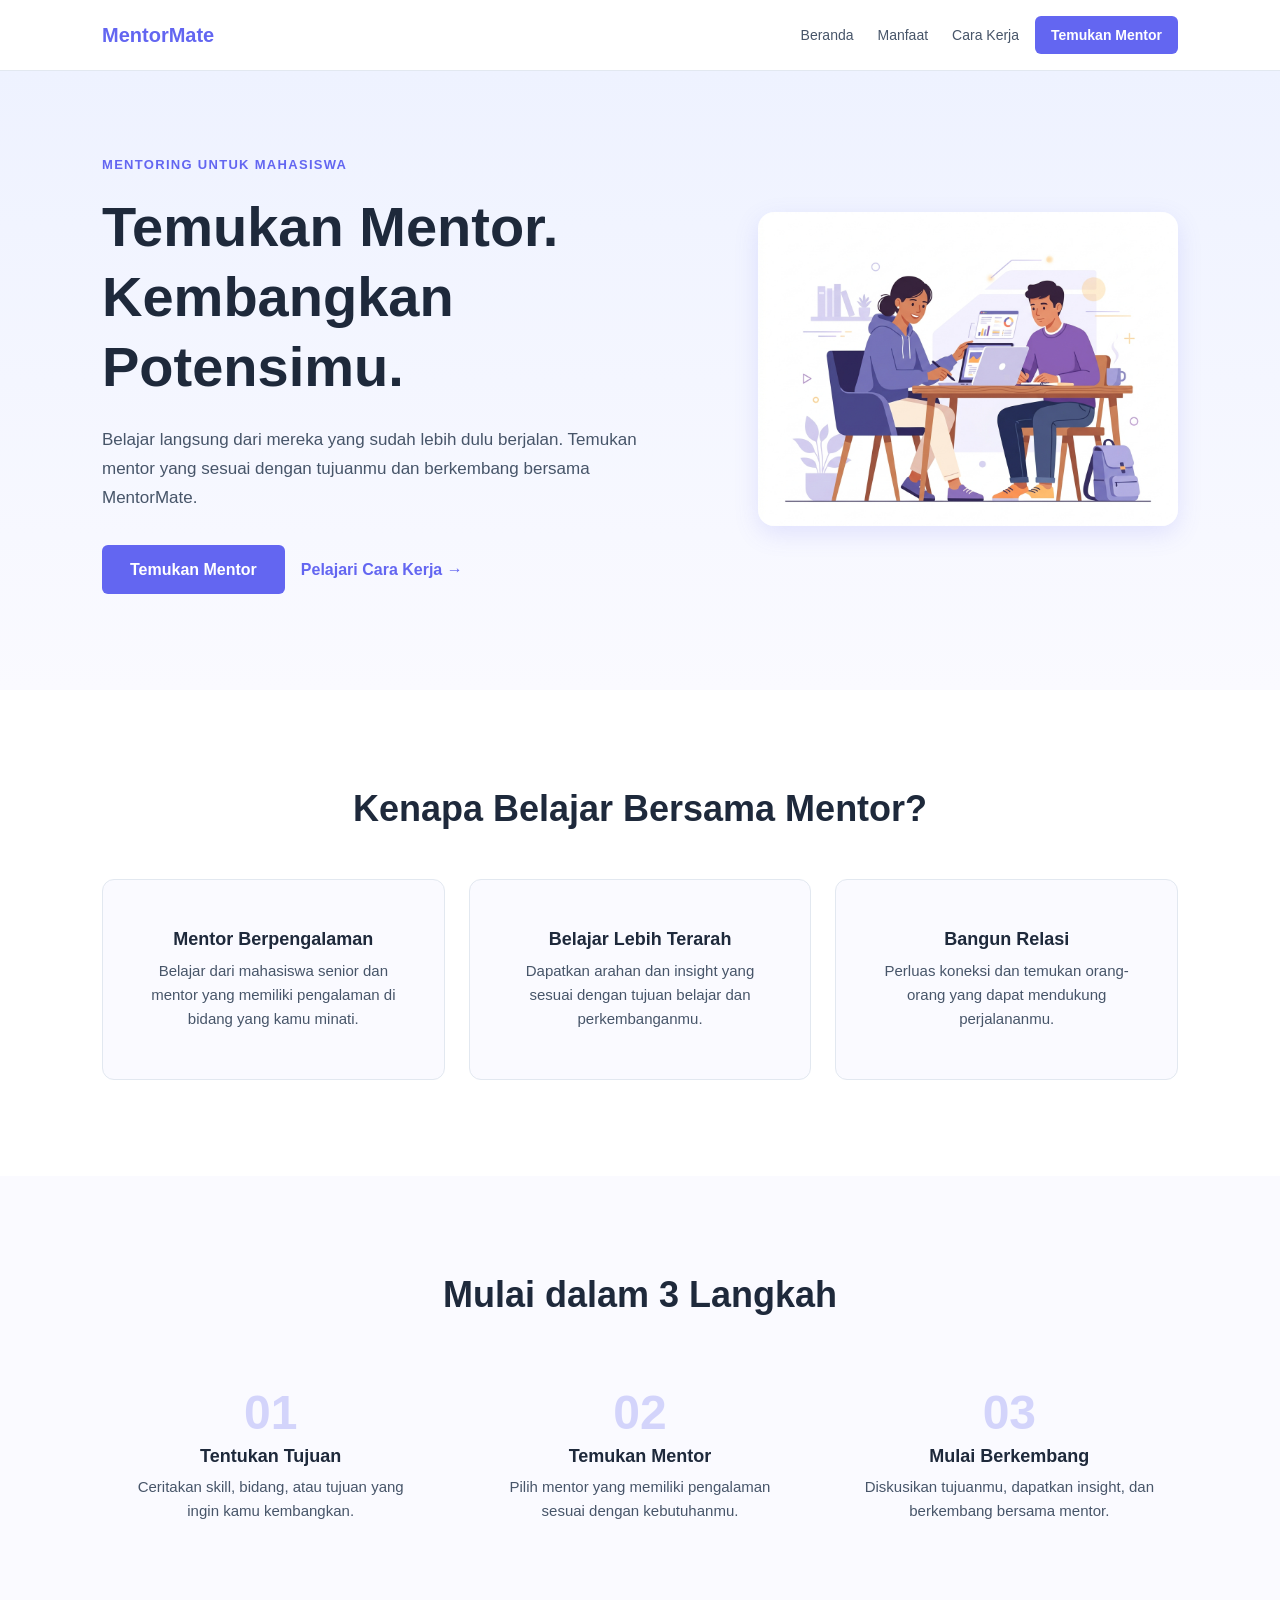
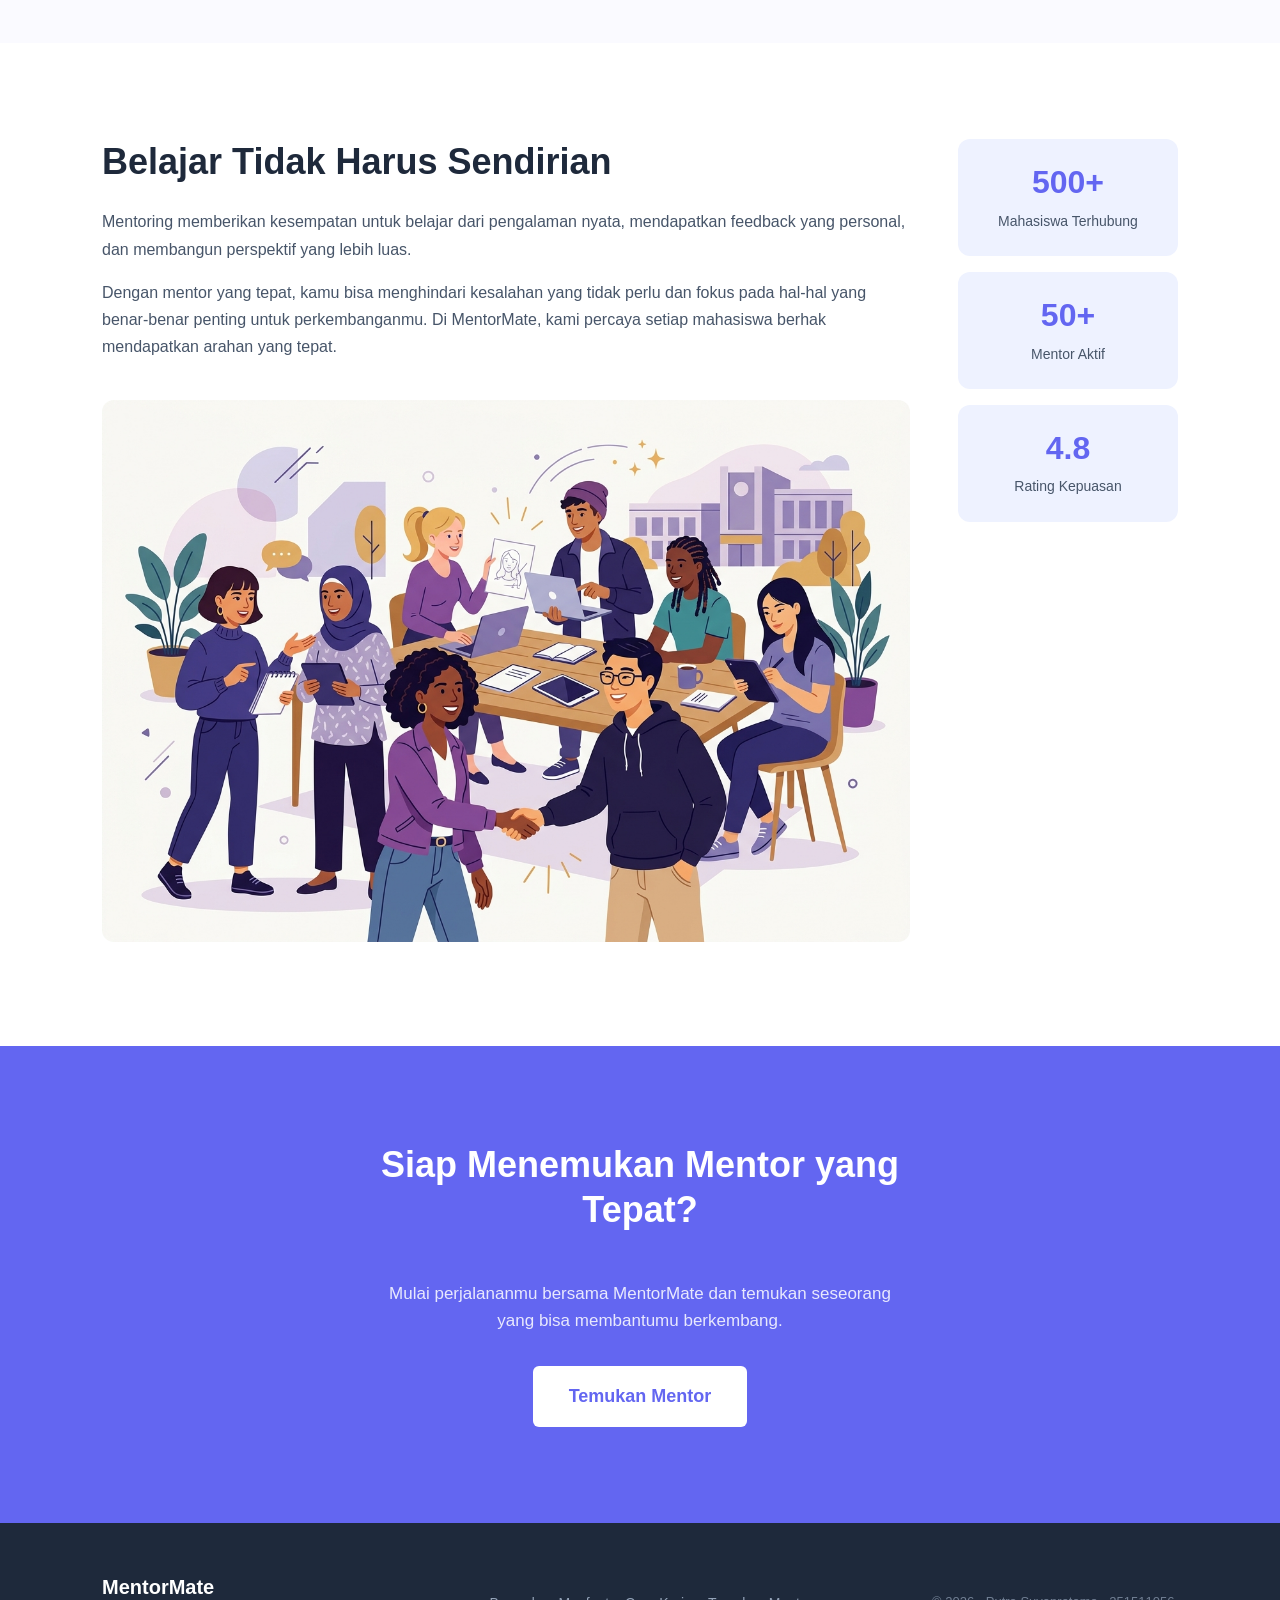
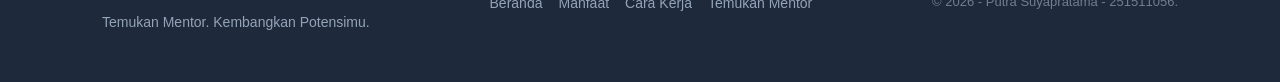
<file: docs/index.html>
<!DOCTYPE html>
<html lang="id">
<head>
    <meta charset="UTF-8">
    <meta name="viewport" content="width=device-width, initial-scale=1.0">
    <meta name="description" content="MentorMate — Program mentoring mahasiswa. Temukan mentor yang sesuai dengan kebutuhanmu untuk pengembangan akademik, skill, dan karier.">
    <title>MentorMate — Temukan Mentor. Kembangkan Potensimu.</title>
    <link rel="stylesheet" href="css/style.css">
</head>
<body>

    <header class="header">
        <nav class="container nav" aria-label="Navigasi utama">
            <a href="#home" class="nav-logo">MentorMate</a>
            <ul class="nav-links">
                <li><a href="#home" class="nav-link">Beranda</a></li>
                <li><a href="#benefits" class="nav-link">Manfaat</a></li>
                <li><a href="#how-it-works" class="nav-link">Cara Kerja</a></li>
                <li><a href="#cta" class="nav-cta">Temukan Mentor</a></li>
            </ul>
        </nav>
    </header>

    <main>

        <section id="home" class="hero">
            <div class="container hero-inner">
                <div class="hero-text">
                    <span class="eyebrow">MENTORING UNTUK MAHASISWA</span>
                    <h1>Temukan Mentor.<br>Kembangkan Potensimu.</h1>
                    <p class="hero-desc">Belajar langsung dari mereka yang sudah lebih dulu berjalan. Temukan mentor yang sesuai dengan tujuanmu dan berkembang bersama MentorMate.</p>
                    <div class="hero-actions">
                        <a href="#cta" class="btn btn-primary">Temukan Mentor</a>
                        <a href="#how-it-works" class="link-arrow">Pelajari Cara Kerja &rarr;</a>
                    </div>
                </div>
                <div class="hero-visual">
                    <img src="assets/hero-mentoring.jpg" alt="Ilustrasi mentor dan mahasiswa belajar bersama di depan laptop" class="hero-img">
                </div>
            </div>
        </section>

        <section id="benefits" class="section benefits">
            <div class="container">
                <h2 class="section-title">Kenapa Belajar Bersama Mentor?</h2>
                <div class="benefits-cards">
                    <article class="card">
                        <h3 class="card-title">Mentor Berpengalaman</h3>
                        <p class="card-desc">Belajar dari mahasiswa senior dan mentor yang memiliki pengalaman di bidang yang kamu minati.</p>
                    </article>
                    <article class="card">
                        <h3 class="card-title">Belajar Lebih Terarah</h3>
                        <p class="card-desc">Dapatkan arahan dan insight yang sesuai dengan tujuan belajar dan perkembanganmu.</p>
                    </article>
                    <article class="card">
                        <h3 class="card-title">Bangun Relasi</h3>
                        <p class="card-desc">Perluas koneksi dan temukan orang-orang yang dapat mendukung perjalananmu.</p>
                    </article>
                </div>
            </div>
        </section>

        <section id="how-it-works" class="section how-it-works">
            <div class="container">
                <h2 class="section-title">Mulai dalam 3 Langkah</h2>
                <div class="steps">
                    <div class="step">
                        <span class="step-number" aria-hidden="true">01</span>
                        <h3 class="step-title">Tentukan Tujuan</h3>
                        <p class="step-desc">Ceritakan skill, bidang, atau tujuan yang ingin kamu kembangkan.</p>
                    </div>
                    <div class="step">
                        <span class="step-number" aria-hidden="true">02</span>
                        <h3 class="step-title">Temukan Mentor</h3>
                        <p class="step-desc">Pilih mentor yang memiliki pengalaman sesuai dengan kebutuhanmu.</p>
                    </div>
                    <div class="step">
                        <span class="step-number" aria-hidden="true">03</span>
                        <h3 class="step-title">Mulai Berkembang</h3>
                        <p class="step-desc">Diskusikan tujuanmu, dapatkan insight, dan berkembang bersama mentor.</p>
                    </div>
                </div>
            </div>
        </section>

        <section id="why-mentoring" class="section why-mentoring">
            <div class="container why-mentoring-inner">
                <div class="why-mentoring-text">
                    <h2>Belajar Tidak Harus Sendirian</h2>
                    <p>Mentoring memberikan kesempatan untuk belajar dari pengalaman nyata, mendapatkan feedback yang personal, dan membangun perspektif yang lebih luas.</p>
                    <p>Dengan mentor yang tepat, kamu bisa menghindari kesalahan yang tidak perlu dan fokus pada hal-hal yang benar-benar penting untuk perkembanganmu. Di MentorMate, kami percaya setiap mahasiswa berhak mendapatkan arahan yang tepat.</p>
                    <img src="assets/why-mentoring.jpg" alt="Ilustrasi kelompok mahasiswa berkolaborasi dan membangun koneksi bersama" class="why-mentoring-img">
                </div>
                <div class="why-mentoring-stats">
                    <div class="stat">
                        <span class="stat-number">500+</span>
                        <span class="stat-label">Mahasiswa Terhubung</span>
                    </div>
                    <div class="stat">
                        <span class="stat-number">50+</span>
                        <span class="stat-label">Mentor Aktif</span>
                    </div>
                    <div class="stat">
                        <span class="stat-number">4.8</span>
                        <span class="stat-label">Rating Kepuasan</span>
                    </div>
                </div>
            </div>
        </section>

        <section id="cta" class="section cta-section">
            <div class="container cta-inner">
                <h2 class="section-title">Siap Menemukan Mentor yang Tepat?</h2>
                <p class="cta-desc">Mulai perjalananmu bersama MentorMate dan temukan seseorang yang bisa membantumu berkembang.</p>
                <a href="#home" class="btn btn-primary btn-lg">Temukan Mentor</a>
            </div>
        </section>

    </main>

    <footer class="footer">
        <div class="container footer-inner">
            <div class="footer-brand">
                <span class="footer-logo">MentorMate</span>
                <p class="footer-tagline">Temukan Mentor. Kembangkan Potensimu.</p>
            </div>
            <nav class="footer-nav" aria-label="Navigasi footer">
                <ul class="footer-links">
                    <li><a href="#home">Beranda</a></li>
                    <li><a href="#benefits">Manfaat</a></li>
                    <li><a href="#how-it-works">Cara Kerja</a></li>
                    <li><a href="#cta">Temukan Mentor</a></li>
                </ul>
            </nav>
            <p class="footer-copyright">&copy; 2026 - Putra Suyapratama - 251511056. </p>
        </div>
    </footer>

</body>
</html>
</file>
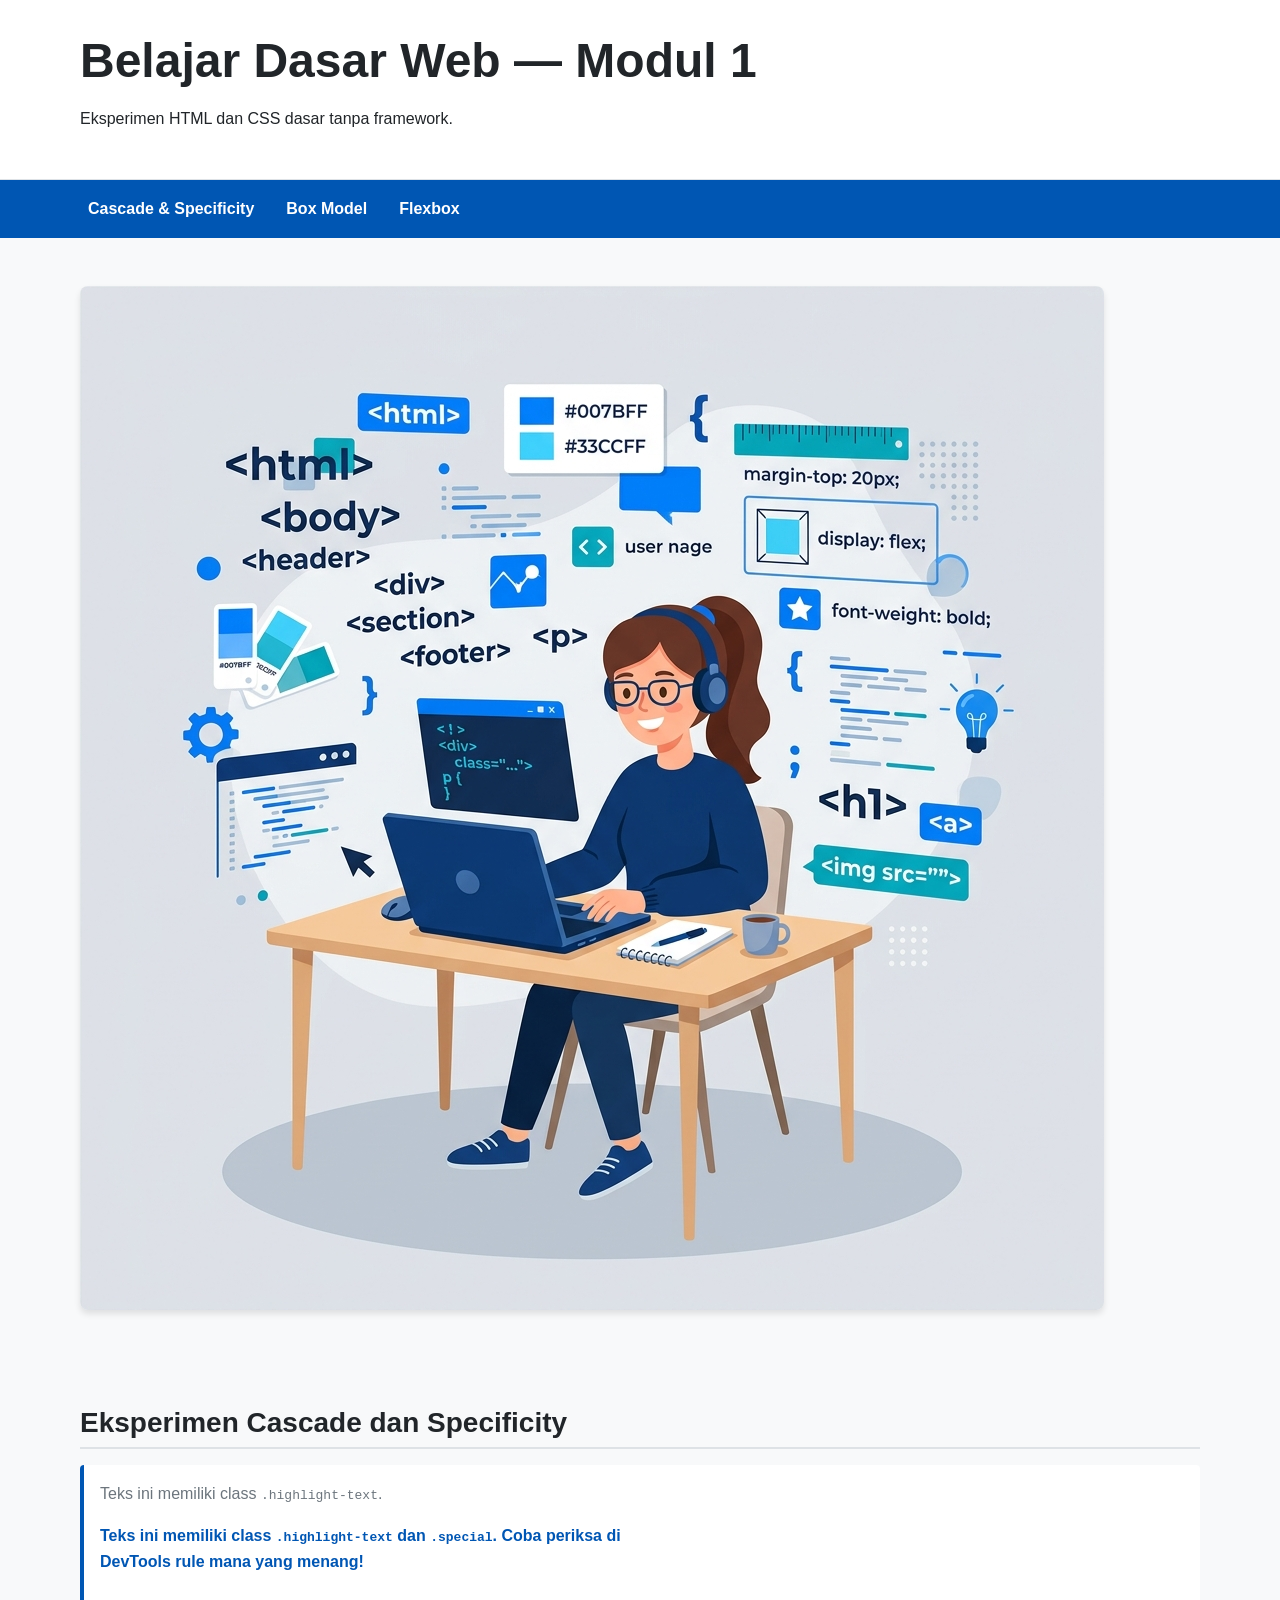
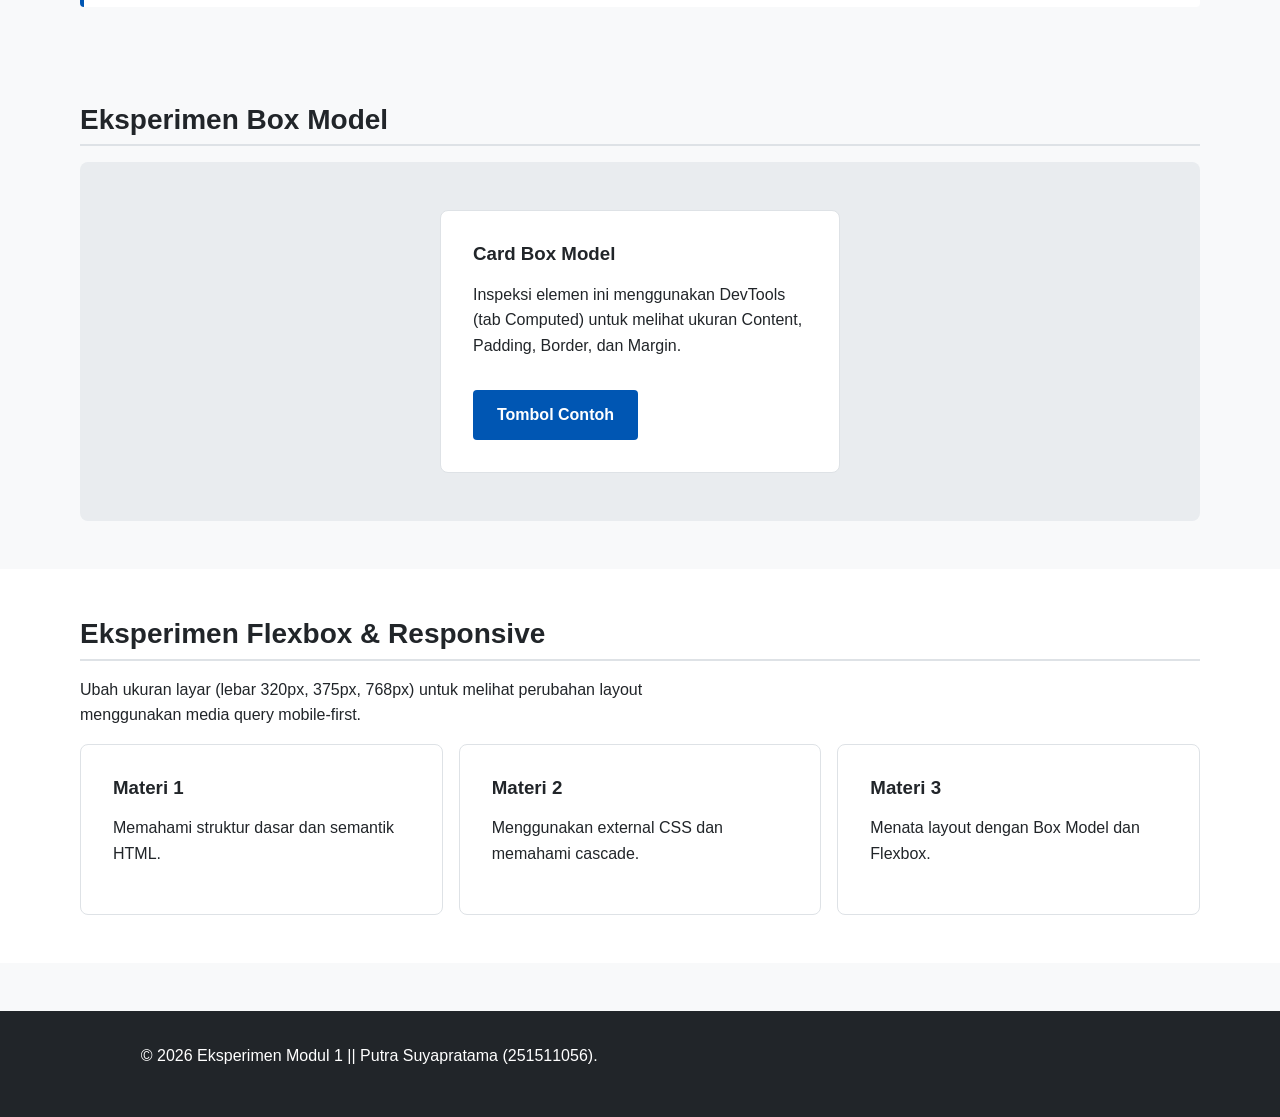
<file: eksperimen-modul-01-251511056-Putra_Suyapratama/index.html>
<!DOCTYPE html>
<html lang="id">

<head>
    <meta charset="UTF-8">
    <meta name="viewport" content="width=device-width, initial-scale=1.0">
    <title>Belajar Dasar Web — Modul 1</title>
    <!-- Load stylesheet css -->
    <link rel="stylesheet" href="css/style.css">
</head>

<body>
    <!-- Semantic HTML (header) -->
    <header class="site-header">
        <div class="container">
            <h1>Belajar Dasar Web — Modul 1</h1>
            <p>Eksperimen HTML dan CSS dasar tanpa framework.</p>
        </div>
    </header>

    <!-- Semantic HTML (nav) -->
    <nav class="site-nav" aria-label="Navigasi Utama">
        <div class="container">
            <ul>
                <li><a href="#cascade" class="nav-link">Cascade & Specificity</a></li>
                <li><a href="#box-model" class="nav-link">Box Model</a></li>
                <li><a href="#flexbox" class="nav-link">Flexbox</a></li>
            </ul>
        </div>
    </nav>

    <!-- Semantic HTML (main) -->
    <main>
        <div class="container">
            <!-- Load gambar -->
            <img src="assets/hero.jpg" alt="Ilustrasi mahasiswa sedang belajar web development menggunakan laptop"
                class="hero-image">
        </div>

        <!-- Cascade dan Specificity -->
        <section id="cascade" class="experiment-section">
            <div class="container">
                <h2>Eksperimen Cascade dan Specificity</h2>
                <article class="cascade-demo">
                    <p class="highlight-text">Teks ini memiliki class <code>.highlight-text</code>.</p>
                    <p class="highlight-text special">Teks ini memiliki class <code>.highlight-text</code> dan
                        <code>.special</code>. Coba periksa di DevTools rule mana yang menang!
                    </p>
                </article>
            </div>
        </section>

        <!-- Box Model -->
        <section id="box-model" class="experiment-section">
            <div class="container">
                <h2>Eksperimen Box Model</h2>
                <div class="box-model-demo">
                    <div class="card box-model-card">
                        <h3>Card Box Model</h3>
                        <p>Inspeksi elemen ini menggunakan DevTools (tab Computed) untuk melihat ukuran Content,
                            Padding, Border, dan Margin.</p>
                        <a href="#" class="button">Tombol Contoh</a>
                    </div>
                </div>
            </div>
        </section>

        <!-- Flexbox dan Responsive Design -->
        <section id="flexbox" class="experiment-section bg-light">
            <div class="container">
                <h2>Eksperimen Flexbox & Responsive</h2>
                <p>Ubah ukuran layar (lebar 320px, 375px, 768px) untuk melihat perubahan layout menggunakan media query
                    mobile-first.</p>
                <div class="flex-container">
                    <article class="card flex-item">
                        <h3>Materi 1</h3>
                        <p>Memahami struktur dasar dan semantik HTML.</p>
                    </article>
                    <article class="card flex-item">
                        <h3>Materi 2</h3>
                        <p>Menggunakan external CSS dan memahami cascade.</p>
                    </article>
                    <article class="card flex-item">
                        <h3>Materi 3</h3>
                        <p>Menata layout dengan Box Model dan Flexbox.</p>
                    </article>
                </div>
            </div>
        </section>
    </main>

    <!-- Semantic HTML (footer) -->
    <footer class="site-footer">
        <div class="container">
            <p>&copy; 2026 Eksperimen Modul 1 || Putra Suyapratama (251511056).</p>
        </div>
    </footer>
</body>

</html>
</file>
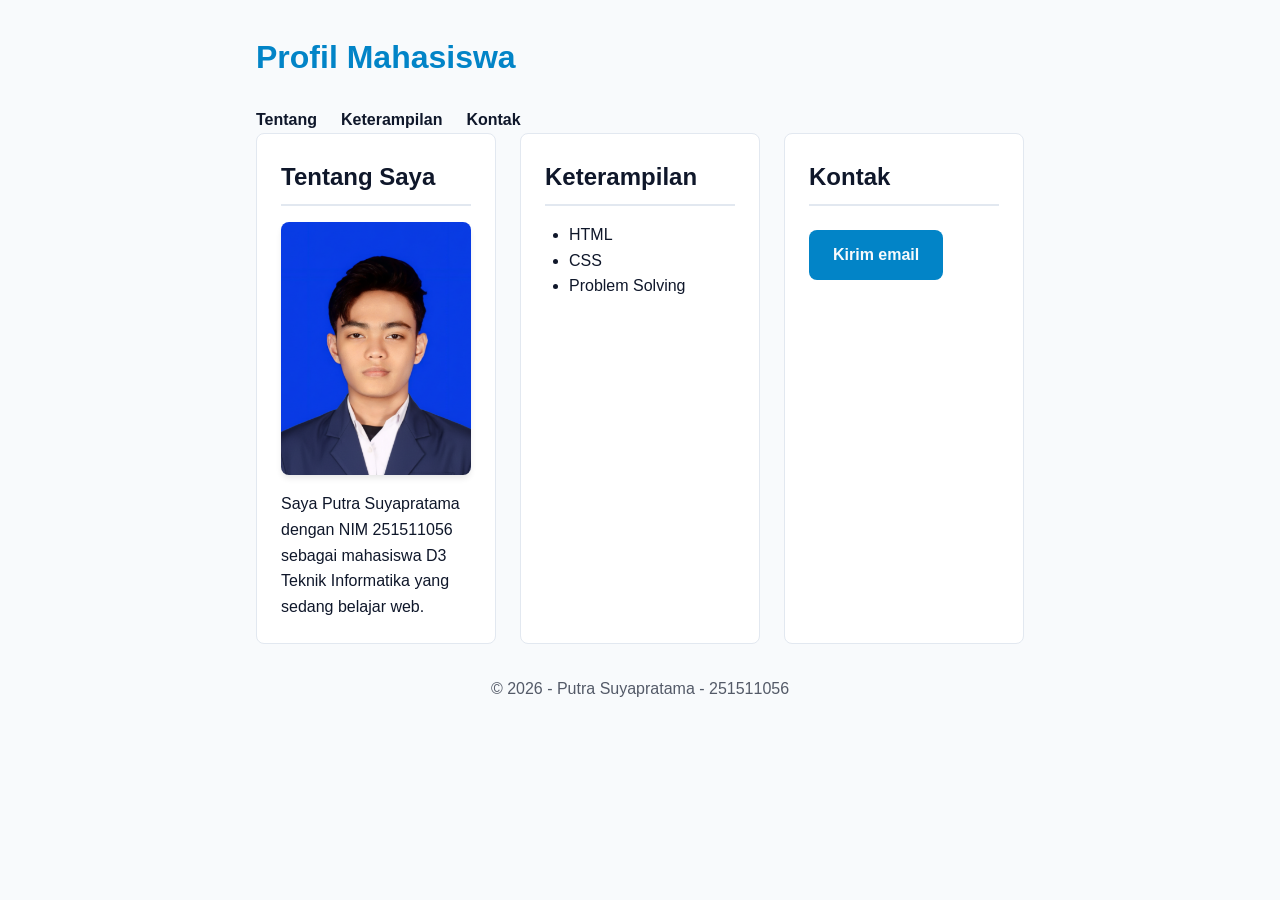
<file: praktikum-modul-01-251511056-PutraSuyapratama/index.html>
<!DOCTYPE html>
<html lang="id">
<head>
    <meta charset="UTF-8">
    <meta name="viewport" content="width=device-width, initial-scale=1.0">
    <title>Profil Mahasiswa</title>
    <link rel="stylesheet" href="css/style.css">
</head>
<body>
    <header class="container">
        <h1>Profil Mahasiswa</h1>
        <nav>
            <ul>
                <li><a href="#tentang" class="nav-link">Tentang</a></li>
                <li><a href="#keterampilan" class="nav-link">Keterampilan</a></li>
                <li><a href="#kontak" class="nav-link">Kontak</a></li>
            </ul>
        </nav>
    </header>

    <main class="container">
        <div class="card-list">
            <section id="tentang" class="card">
                <h2>Tentang Saya</h2>
                <!-- Asumsikan gambar berada di folder assets -->
                <img src="assets/profile.png" alt="Foto wajah">
                <p>Saya Putra Suyapratama dengan NIM 251511056 sebagai mahasiswa D3 Teknik Informatika yang sedang belajar web.</p>
            </section>

            <section id="keterampilan" class="card">
                <h2>Keterampilan</h2>
                <ul>
                    <li>HTML</li>
                    <li>CSS</li>
                    <li>Problem Solving</li>
                </ul>
            </section>

            <section id="kontak" class="card">
                <h2>Kontak</h2>
                <p><a href="mailto:putra.suyapratama.tif25@polban.ac.id" class="button">Kirim email</a></p>
            </section>
        </div>
    </main>

    <footer class="container">
        <p>&copy; 2026 - Putra Suyapratama - 251511056</p>
    </footer>
</body>
</html>
</file>
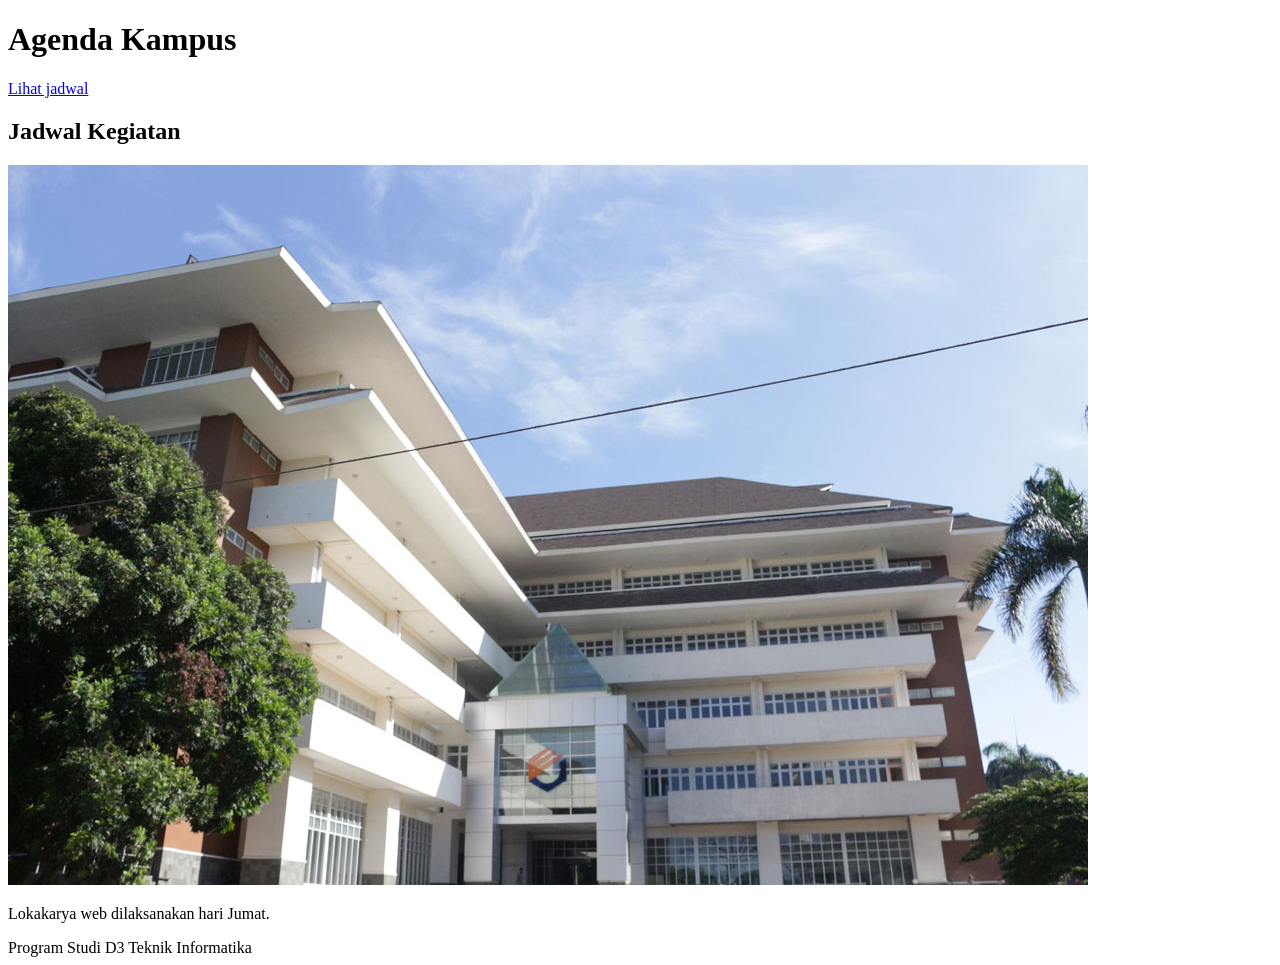
<file: eksperimen/eksperimen-A2/index.html>
<!doctype html>
<html lang="id">

<head>
    <meta charset="utf-8">
    <meta name="viewport" content="width=device-width, initial-scale=1">
    <title>Eksperimen HTML</title>
</head>

<body>
    <header>
        <h1>Agenda Kampus</h1>
    </header>
    <nav><a href="#jadwal">Lihat jadwal</a></nav>
    <main>
        <section id="jadwal">
            <h2>Jadwal Kegiatan</h2>
            <img src="assets/kampus.jpg" alt="Mahasiswa mengikuti kegiatan kampus">
            <p>Lokakarya web dilaksanakan hari Jumat.</p>
        </section>
    </main>
    <footer>Program Studi D3 Teknik Informatika</footer>
</body>

</html>
</file>
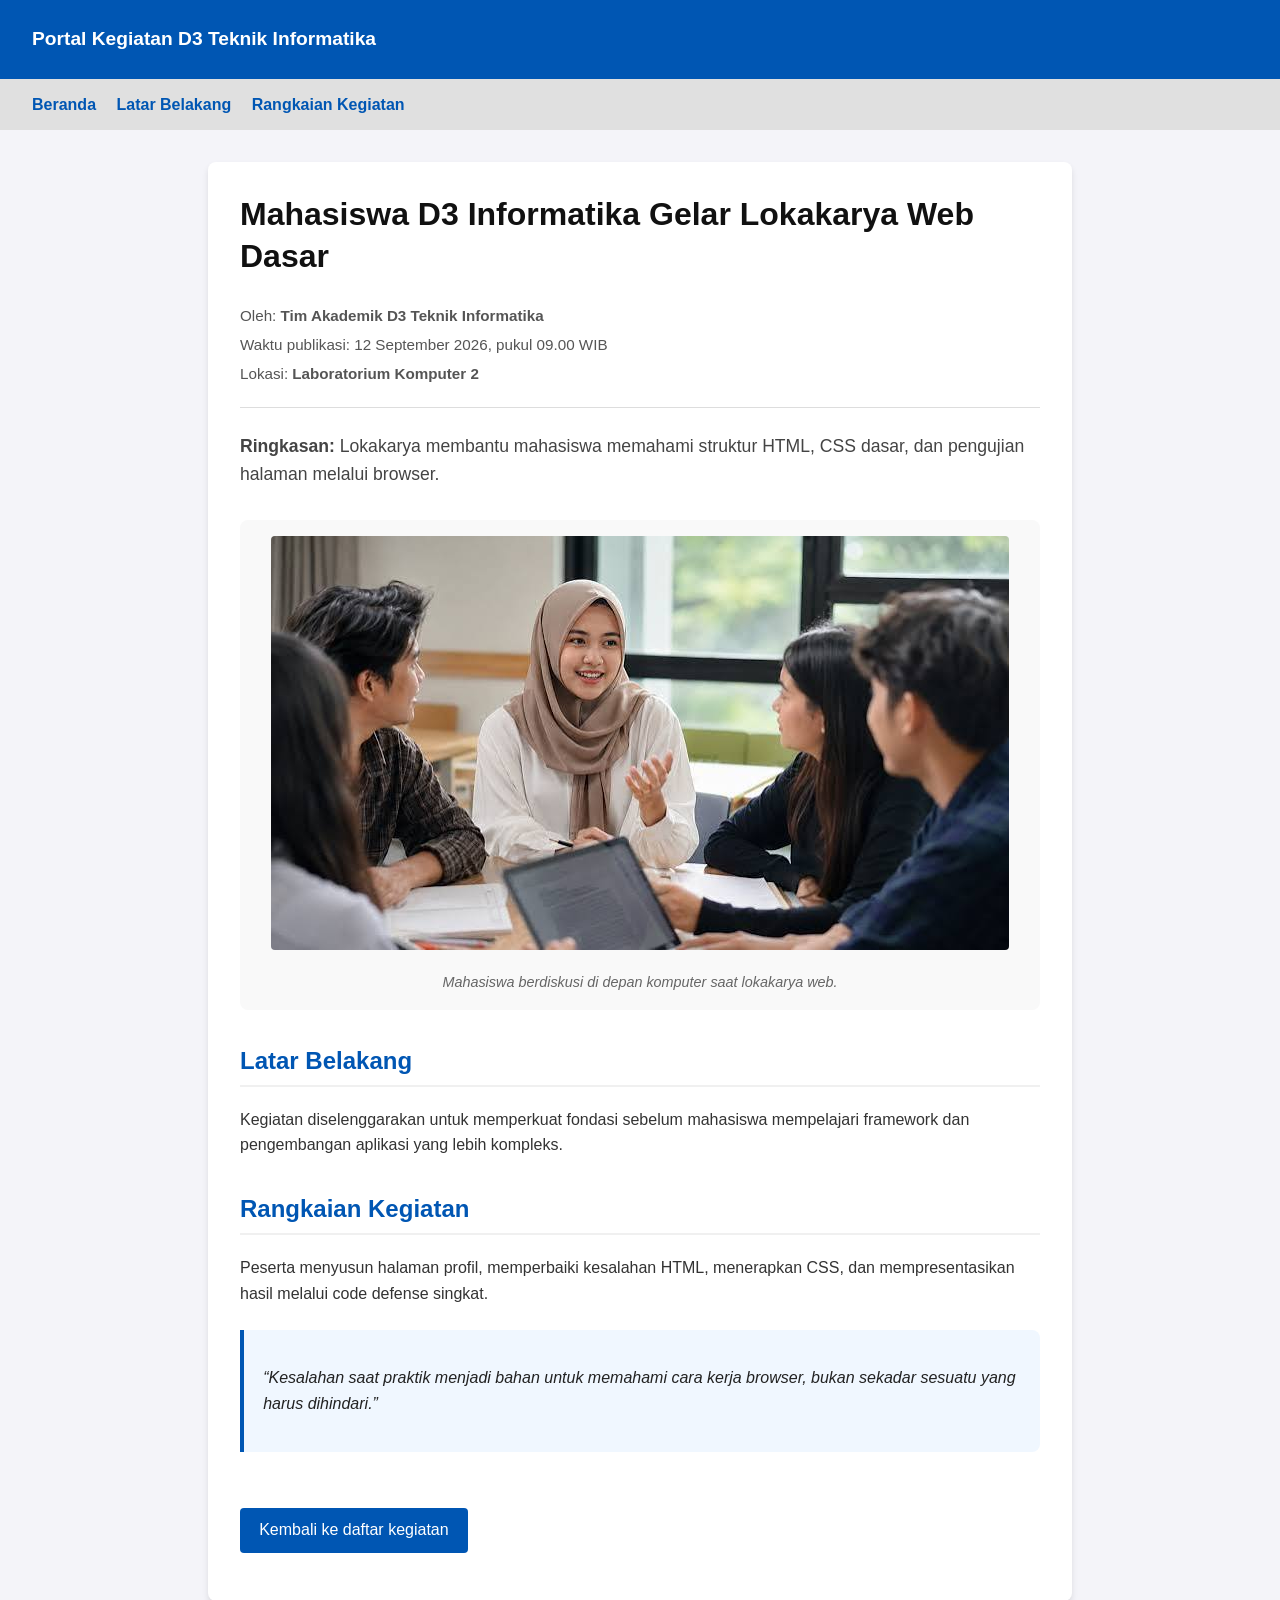
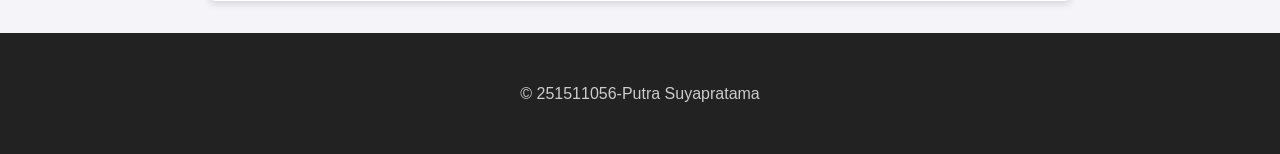
<file: independent-challenge/independent-ch-C1/artikel.html>
<!DOCTYPE html>
<html lang="id">

<head>
    <meta charset="UTF-8">
    <meta name="viewport" content="width=device-width, initial-scale=1.0">
    <title>Mahasiswa D3 Informatika Gelar Lokakarya Web Dasar | Portal Kegiatan D3 Teknik Informatika</title>
    <link rel="stylesheet" href="css/style.css">
</head>

<body>
    <header class="site-header" id="daftar-kegiatan">
        Portal Kegiatan D3 Teknik Informatika
    </header>

    <nav class="site-nav">
        <a href="#daftar-kegiatan">Beranda</a>
        <a href="#latar-belakang">Latar Belakang</a>
        <a href="#rangkaian-kegiatan">Rangkaian Kegiatan</a>
    </nav>

    <main>
        <article>
            <header>
                <h1>Mahasiswa D3 Informatika Gelar Lokakarya Web Dasar</h1>
                <div class="meta">
                    <p>Oleh: <strong>Tim Akademik D3 Teknik Informatika</strong></p>
                    <p>Waktu publikasi: <time datetime="2026-09-12T09:00:00+07:00">12 September 2026, pukul 09.00
                            WIB</time></p>
                    <p>Lokasi: <strong>Laboratorium Komputer 2</strong></p>
                </div>
            </header>

            <p class="summary"><strong>Ringkasan:</strong> Lokakarya membantu mahasiswa memahami struktur HTML, CSS
                dasar, dan pengujian halaman melalui browser.</p>

            <figure>
                <img src="assets/lokakarya-web.jpg" alt="Beberapa orang mahasiswa sedang berdiskusi">
                <figcaption>Mahasiswa berdiskusi di depan komputer saat lokakarya web.</figcaption>
            </figure>

            <section id="latar-belakang">
                <h2>Latar Belakang</h2>
                <p>Kegiatan diselenggarakan untuk memperkuat fondasi sebelum mahasiswa mempelajari framework dan
                    pengembangan aplikasi yang lebih kompleks.</p>
            </section>

            <section id="rangkaian-kegiatan">
                <h2>Rangkaian Kegiatan</h2>
                <p>Peserta menyusun halaman profil, memperbaiki kesalahan HTML, menerapkan CSS, dan mempresentasikan
                    hasil melalui code defense singkat.</p>

                <blockquote>
                    <p>“Kesalahan saat praktik menjadi bahan untuk memahami cara kerja browser, bukan sekadar sesuatu
                        yang harus dihindari.”</p>
                </blockquote>
            </section>

            <footer>
                <!-- tautan kembali ke atas / header daftar kegiatan -->
                <a href="#daftar-kegiatan" class="back-link">Kembali ke daftar kegiatan</a>
            </footer>
        </article>
    </main>

    <footer class="site-footer">
        <p>&copy; 251511056-Putra Suyapratama</p>
    </footer>
</body>

</html>
</file>
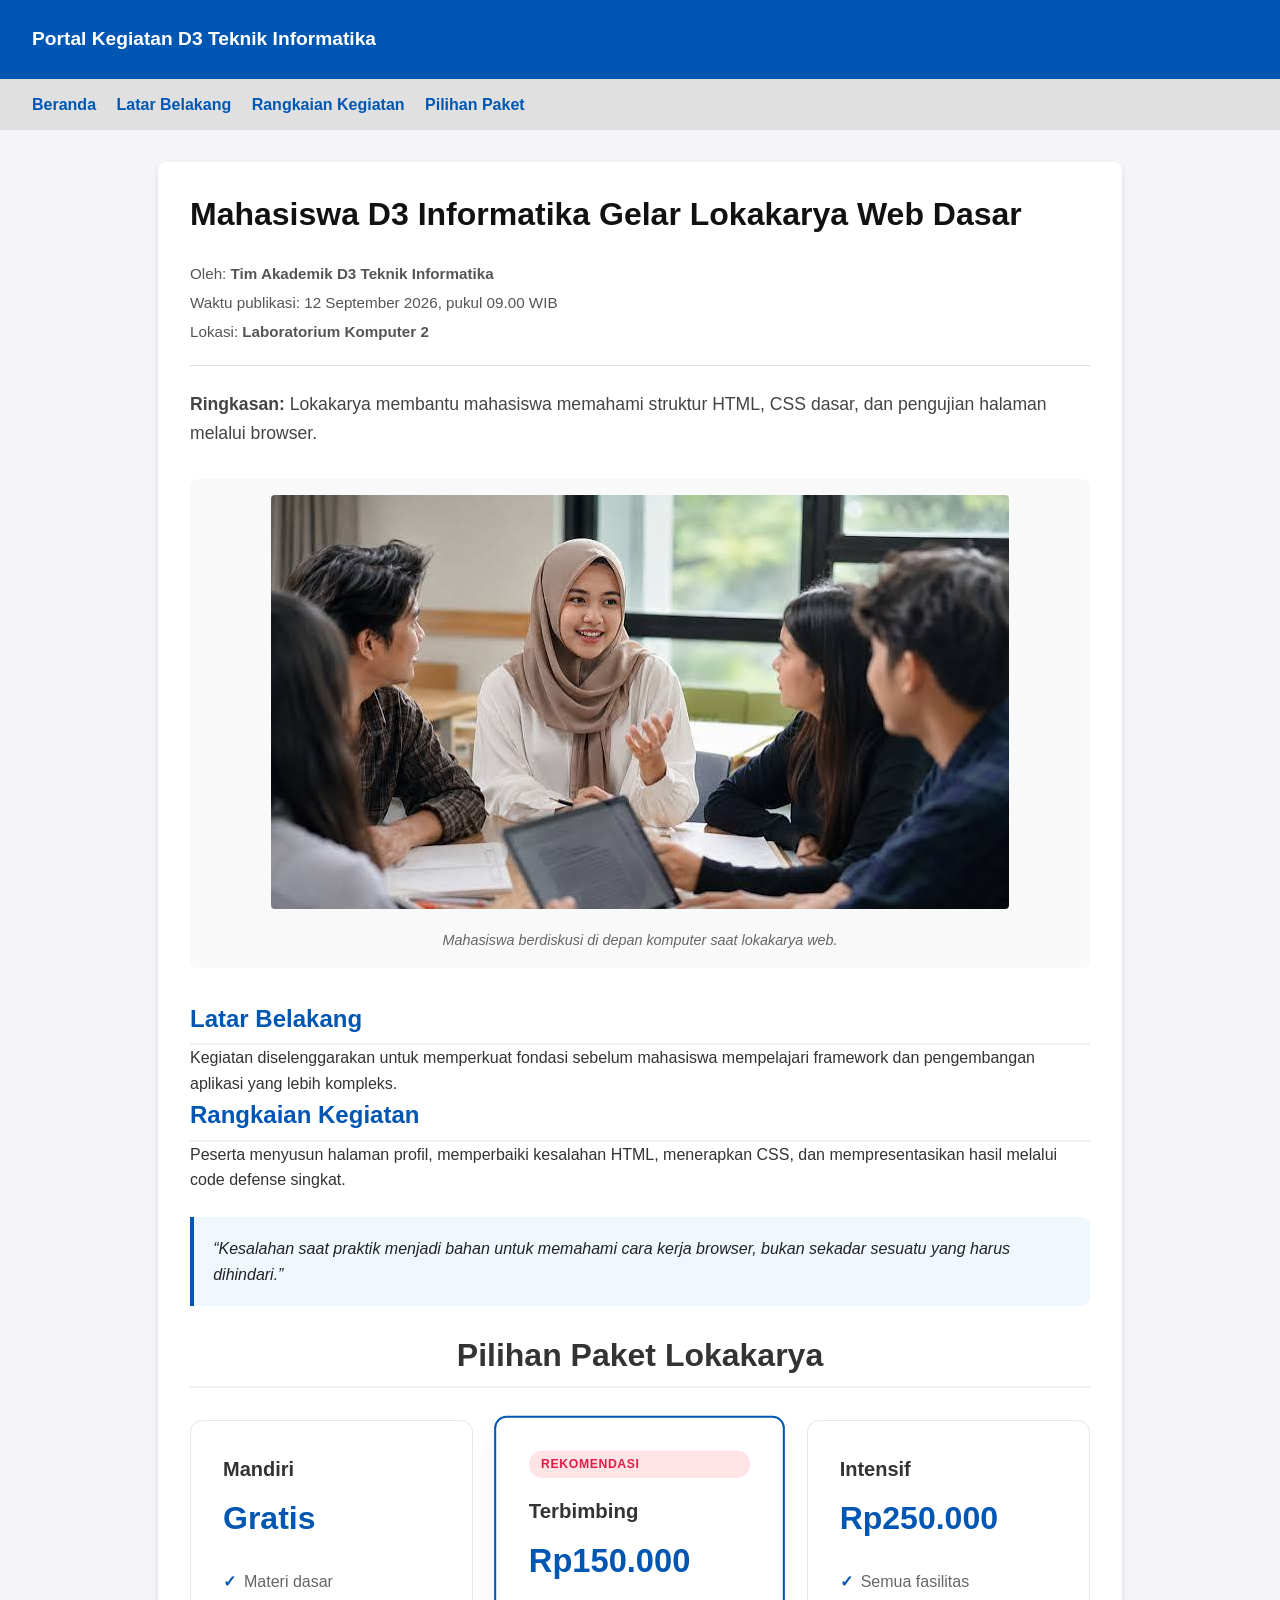
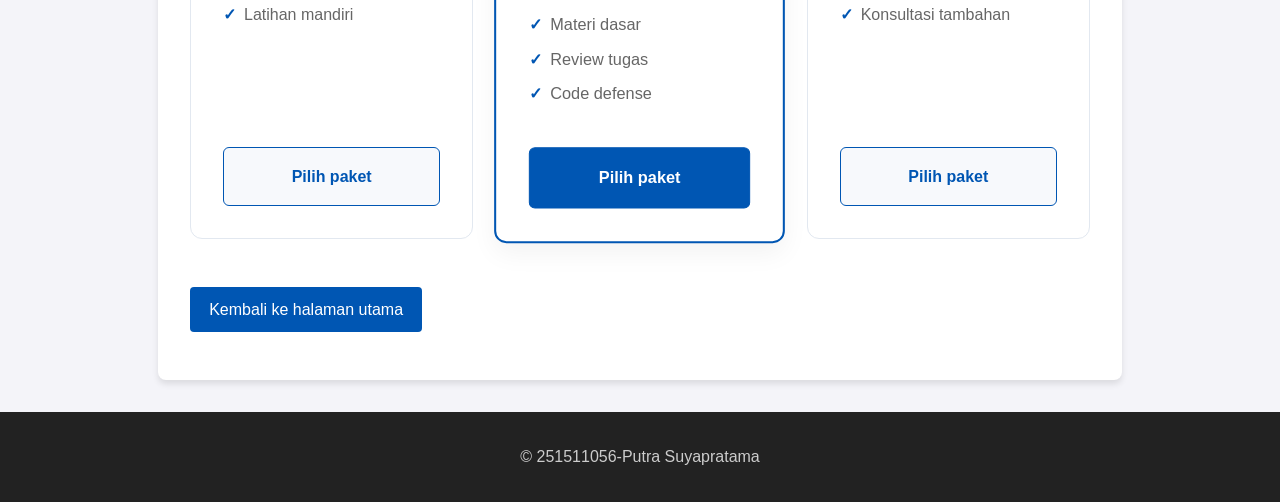
<file: independent-challenge/independent-ch-C2/pricing.html>
<!DOCTYPE html>
<html lang="id">

<head>
    <meta charset="UTF-8">
    <meta name="viewport" content="width=device-width, initial-scale=1.0">
    <title>Mahasiswa D3 Informatika Gelar Lokakarya Web Dasar | Portal Kegiatan D3 Teknik Informatika</title>
    <link rel="stylesheet" href="css/pricing.css">
</head>

<body>
    <header class="site-header">
        Portal Kegiatan D3 Teknik Informatika
    </header>

    <nav class="site-nav">
        <a href="#">Beranda</a>
        <a href="#latar-belakang">Latar Belakang</a>
        <a href="#rangkaian-kegiatan">Rangkaian Kegiatan</a>
        <a href="#pricing-title">Pilihan Paket</a>
    </nav>

    <main>
        <article>
            <header>
                <h1>Mahasiswa D3 Informatika Gelar Lokakarya Web Dasar</h1>
                <div class="meta">
                    <p>Oleh: <strong>Tim Akademik D3 Teknik Informatika</strong></p>
                    <p>Waktu publikasi: <time datetime="2026-09-12T09:00:00+07:00">12 September 2026, pukul 09.00
                            WIB</time></p>
                    <p>Lokasi: <strong>Laboratorium Komputer 2</strong></p>
                </div>
            </header>

            <p class="summary"><strong>Ringkasan:</strong> Lokakarya membantu mahasiswa memahami struktur HTML, CSS
                dasar, dan pengujian halaman melalui browser.</p>

            <figure>
                <img src="assets/lokakarya-web.jpg" alt="Beberapa orang mahasiswa sedang berdiskusi">
                <figcaption>Mahasiswa berdiskusi di depan komputer saat lokakarya web.</figcaption>
            </figure>

            <section id="latar-belakang">
                <h2>Latar Belakang</h2>
                <p>Kegiatan diselenggarakan untuk memperkuat fondasi sebelum mahasiswa mempelajari framework dan
                    pengembangan aplikasi yang lebih kompleks.</p>
            </section>

            <section id="rangkaian-kegiatan">
                <h2>Rangkaian Kegiatan</h2>
                <p>Peserta menyusun halaman profil, memperbaiki kesalahan HTML, menerapkan CSS, dan mempresentasikan
                    hasil melalui code defense singkat.</p>

                <blockquote>
                    <p>“Kesalahan saat praktik menjadi bahan untuk memahami cara kerja browser, bukan sekadar sesuatu
                        yang harus dihindari.”</p>
                </blockquote>
            </section>

            <section class="pricing" aria-labelledby="pricing-title">
                <div class="container">
                    <h2 id="pricing-title">Pilihan Paket Lokakarya</h2>
                    <div class="pricing-list">

                        <article class="price-card">
                            <h3>Mandiri</h3>
                            <p class="price">Gratis</p>
                            <ul>
                                <li>Materi dasar</li>
                                <li>Latihan mandiri</li>
                            </ul>
                            <a class="button" href="#daftar">Pilih paket</a>
                        </article>

                        <article class="price-card price-card--featured">
                            <p class="badge">Rekomendasi</p>
                            <h3>Terbimbing</h3>
                            <p class="price">Rp150.000</p>
                            <ul>
                                <li>Materi dasar</li>
                                <li>Review tugas</li>
                                <li>Code defense</li>
                            </ul>
                            <a class="button" href="#daftar">Pilih paket</a>
                        </article>

                        <article class="price-card">
                            <h3>Intensif</h3>
                            <p class="price">Rp250.000</p>
                            <ul>
                                <li>Semua fasilitas</li>
                                <li>Konsultasi tambahan</li>
                            </ul>
                            <a class="button" href="#daftar">Pilih paket</a>
                        </article>

                    </div>
                </div>
            </section>

            <footer>
                <!-- button ke atas halaman web -->
                <a href="artikel.html" class="back-link">Kembali ke halaman utama</a>
            </footer>
        </article>
    </main>

    <footer class="site-footer">
        <p>&copy; 251511056-Putra Suyapratama</p>
    </footer>
</body>

</html>
</file>
<file: docs/css/style.css>
/* ========================================
   1. Design Tokens (CSS Variables)
   ======================================== */
:root {
    /* Warna */
    --color-primary: #6366F1;
    --color-primary-hover: #4F46E5;
    --color-primary-light: #EEF2FF;
    --color-text: #1E293B;
    --color-text-secondary: #475569;
    --color-muted: #94A3B8;
    --color-bg: #FAFAFF;
    --color-surface: #FFFFFF;
    --color-border: #E2E8F0;

    /* Spacing */
    --space-xs: 0.5rem;
    --space-sm: 1rem;
    --space-md: 1.5rem;
    --space-lg: 2rem;
    --space-xl: 3rem;
    --space-2xl: 4rem;
    --space-section: 5rem;

    /* Border Radius */
    --radius-sm: 0.375rem;
    --radius-md: 0.75rem;
    --radius-lg: 1rem;
    --radius-full: 50%;

    /* Font */
    --font-family: -apple-system, BlinkMacSystemFont, "Segoe UI", Roboto,
        "Helvetica Neue", Arial, sans-serif;
}

/* ========================================
   2. Reset & Base
   ======================================== */
*,
*::before,
*::after {
    box-sizing: border-box;
    margin: 0;
    padding: 0;
}

html {
    scroll-behavior: smooth;
    scroll-padding-top: 5rem;
}

body {
    font-family: var(--font-family);
    font-size: 1rem;
    line-height: 1.6;
    color: var(--color-text);
    background-color: var(--color-bg);
}

ul {
    list-style: none;
}

a {
    color: inherit;
    text-decoration: none;
}

/* ========================================
   3. Typography
   ======================================== */
h1,
h2,
h3 {
    line-height: 1.25;
    color: var(--color-text);
}

h1 {
    font-size: 2.25rem;
    font-weight: 800;
}

h2 {
    font-size: 1.75rem;
    font-weight: 700;
}

h3 {
    font-size: 1.125rem;
    font-weight: 600;
}

p {
    color: var(--color-text-secondary);
}

/* ========================================
   4. Layout & Container
   ======================================== */
.container {
    width: min(100%, 1140px);
    margin-inline: auto;
    padding-inline: var(--space-sm);
}

.section {
    padding-block: var(--space-section);
}

.section-title {
    text-align: center;
    margin-bottom: var(--space-xl);
}

/* ========================================
   5. Buttons & Links
   ======================================== */
.btn {
    display: inline-block;
    padding: 0.75rem 1.75rem;
    border-radius: var(--radius-sm);
    font-size: 1rem;
    font-weight: 600;
    text-align: center;
    transition: background-color 0.2s, transform 0.2s;
}

.btn-primary {
    background-color: var(--color-primary);
    color: var(--color-surface);
}

.btn-primary:hover {
    background-color: var(--color-primary-hover);
    transform: translateY(-1px);
}

.btn-lg {
    padding: 1rem 2.25rem;
    font-size: 1.125rem;
}

.link-arrow {
    color: var(--color-primary);
    font-weight: 600;
    transition: color 0.2s;
}

.link-arrow:hover {
    color: var(--color-primary-hover);
}

/* Focus States — Accessibility */
a:focus-visible,
.btn:focus-visible {
    outline: 3px solid var(--color-primary);
    outline-offset: 3px;
    border-radius: var(--radius-sm);
}

/* ========================================
   6. Header & Navigation
   ======================================== */
.header {
    position: sticky;
    top: 0;
    z-index: 100;
    background-color: var(--color-surface);
    border-bottom: 1px solid var(--color-border);
}

.nav {
    display: flex;
    flex-wrap: wrap;
    align-items: center;
    justify-content: center;
    gap: var(--space-xs);
    padding-block: var(--space-sm);
}

.nav-logo {
    width: 100%;
    text-align: center;
    font-size: 1.25rem;
    font-weight: 800;
    color: var(--color-primary);
}

.nav-links {
    display: flex;
    flex-wrap: wrap;
    align-items: center;
    justify-content: center;
    gap: var(--space-xs);
}

.nav-link {
    padding: var(--space-xs);
    font-size: 0.875rem;
    color: var(--color-text-secondary);
    transition: color 0.2s;
}

.nav-link:hover {
    color: var(--color-primary);
}

.nav-cta {
    display: inline-block;
    padding: 0.5rem 1rem;
    background-color: var(--color-primary);
    color: var(--color-surface);
    border-radius: var(--radius-sm);
    font-size: 0.875rem;
    font-weight: 600;
    transition: background-color 0.2s;
}

.nav-cta:hover {
    background-color: var(--color-primary-hover);
}

/* ========================================
   7. Hero Section
   ======================================== */
.hero {
    padding-block: var(--space-2xl) var(--space-section);
    background: linear-gradient(180deg, var(--color-primary-light) 0%, var(--color-bg) 100%);
}

.hero-inner {
    display: flex;
    flex-direction: column;
    align-items: center;
    gap: var(--space-xl);
    text-align: center;
}

.hero-text {
    max-width: 540px;
}

.eyebrow {
    display: inline-block;
    margin-bottom: var(--space-sm);
    font-size: 0.8125rem;
    font-weight: 700;
    letter-spacing: 0.1em;
    color: var(--color-primary);
}

.hero-desc {
    margin-top: var(--space-md);
    font-size: 1.0625rem;
    line-height: 1.7;
}

.hero-actions {
    display: flex;
    flex-wrap: wrap;
    align-items: center;
    justify-content: center;
    gap: var(--space-sm);
    margin-top: var(--space-lg);
}

/* Hero Image — responsive */
.hero-img {
    width: 100%;
    max-width: 400px;
    height: auto;
    border-radius: var(--radius-lg);
    box-shadow: 0 8px 24px rgba(99, 102, 241, 0.15);
}

/* Why Mentoring Image */
.why-mentoring-img {
    width: 100%;
    height: auto;
    border-radius: var(--radius-md);
    margin-top: var(--space-md);
}


/* ========================================
   8. Benefits Section
   ======================================== */
.benefits {
    background-color: var(--color-surface);
}

/* Flexbox layout dengan flex-wrap (MP-06) */
.benefits-cards {
    display: flex;
    flex-wrap: wrap;
    gap: var(--space-md);
    justify-content: center;
}

.card {
    flex: 1 1 280px;
    max-width: 400px;
    padding: var(--space-lg);
    background-color: var(--color-bg);
    border: 1px solid var(--color-border);
    border-radius: var(--radius-md);
    text-align: center;
    transition: transform 0.2s, box-shadow 0.2s;
}

.card:hover {
    transform: translateY(-4px);
    box-shadow: 0 8px 24px rgba(99, 102, 241, 0.1);
}

.card-icon {
    display: block;
    font-size: 2.5rem;
    margin-bottom: var(--space-sm);
    line-height: 1;
}

.card-title {
    margin-bottom: var(--space-xs);
}

.card-desc {
    font-size: 0.9375rem;
    line-height: 1.6;
}

/* ========================================
   9. How It Works Section
   ======================================== */
.how-it-works {
    background-color: var(--color-bg);
}

.steps {
    display: flex;
    flex-direction: column;
    gap: var(--space-lg);
}

.step {
    text-align: center;
    padding: var(--space-md);
}

.step-number {
    display: block;
    font-size: 3rem;
    font-weight: 800;
    color: var(--color-primary);
    opacity: 0.25;
    line-height: 1;
    margin-bottom: var(--space-xs);
}

.step-title {
    margin-bottom: var(--space-xs);
}

.step-desc {
    max-width: 320px;
    margin-inline: auto;
    font-size: 0.9375rem;
}

/* ========================================
   10. Why Mentoring Section
   ======================================== */
.why-mentoring {
    background-color: var(--color-surface);
}

.why-mentoring-inner {
    display: flex;
    flex-direction: column;
    gap: var(--space-xl);
}

.why-mentoring-text h2 {
    margin-bottom: var(--space-md);
}

.why-mentoring-text p {
    margin-bottom: var(--space-sm);
    line-height: 1.7;
}

.why-mentoring-stats {
    display: flex;
    flex-direction: column;
    gap: var(--space-sm);
    align-items: center;
}

.stat {
    width: 100%;
    max-width: 300px;
    padding: var(--space-md);
    background-color: var(--color-primary-light);
    border-radius: var(--radius-md);
    text-align: center;
}

.stat-number {
    display: block;
    font-size: 2rem;
    font-weight: 800;
    color: var(--color-primary);
    line-height: 1.2;
}

.stat-label {
    display: block;
    margin-top: var(--space-xs);
    font-size: 0.875rem;
    color: var(--color-text-secondary);
    font-weight: 500;
}

/* ========================================
   11. CTA Section
   ======================================== */
.cta-section {
    background-color: var(--color-primary);
    color: var(--color-surface);
}

.cta-inner {
    text-align: center;
    max-width: 600px;
    margin-inline: auto;
}

.cta-section .section-title {
    color: var(--color-surface);
}

.cta-desc {
    color: rgba(255, 255, 255, 0.85);
    margin-bottom: var(--space-lg);
    font-size: 1.0625rem;
}

/* Tombol CTA dibalik warnanya agar kontras */
.cta-section .btn-primary {
    background-color: var(--color-surface);
    color: var(--color-primary);
}

.cta-section .btn-primary:hover {
    background-color: var(--color-primary-light);
}

/* Focus state pada background gelap */
.cta-section .btn:focus-visible {
    outline-color: var(--color-surface);
}

/* ========================================
   12. Footer
   ======================================== */
.footer {
    padding-block: var(--space-xl);
    background-color: var(--color-text);
    color: var(--color-muted);
}

.footer-inner {
    display: flex;
    flex-direction: column;
    align-items: center;
    gap: var(--space-md);
    text-align: center;
}

.footer-logo {
    font-size: 1.25rem;
    font-weight: 800;
    color: var(--color-surface);
}

.footer-tagline {
    font-size: 0.875rem;
    color: var(--color-muted);
    margin-top: var(--space-xs);
}

.footer-links {
    display: flex;
    flex-wrap: wrap;
    justify-content: center;
    gap: var(--space-sm);
}

.footer-links a {
    font-size: 0.875rem;
    color: var(--color-muted);
    transition: color 0.2s;
}

.footer-links a:hover {
    color: var(--color-surface);
}

/* Focus state pada background gelap */
.footer a:focus-visible {
    outline-color: var(--color-surface);
}

.footer-copyright {
    font-size: 0.8125rem;
    color: var(--color-muted);
    opacity: 0.7;
}

/* ========================================
   13. Responsive — Tablet (min-width: 768px)
   ======================================== */
@media (min-width: 768px) {
    h1 {
        font-size: 3rem;
    }

    h2 {
        font-size: 2rem;
    }

    .container {
        padding-inline: var(--space-lg);
    }

    /* Navigation — logo kiri, links kanan */
    .nav {
        justify-content: space-between;
    }

    .nav-logo {
        width: auto;
        text-align: left;
    }

    /* Hero — dua kolom */
    .hero-inner {
        flex-direction: row;
        justify-content: space-between;
        text-align: left;
    }

    .hero-text {
        flex: 1;
    }

    .hero-visual {
        flex-shrink: 0;
    }

    .hero-actions {
        justify-content: flex-start;
    }

    .hero-img {
        max-width: 320px;
    }

    /* Steps — horizontal */
    .steps {
        flex-direction: row;
        justify-content: center;
    }

    .step {
        flex: 1;
    }

    /* Why Mentoring — dua kolom */
    .why-mentoring-inner {
        flex-direction: row;
        align-items: flex-start;
    }

    .why-mentoring-text {
        flex: 1;
    }

    .why-mentoring-stats {
        flex-shrink: 0;
        width: 200px;
    }

    .stat {
        max-width: none;
    }

    /* Footer — row layout */
    .footer-inner {
        flex-direction: row;
        justify-content: space-between;
        text-align: left;
    }
}

/* ========================================
   14. Responsive — Desktop (min-width: 1024px)
   ======================================== */
@media (min-width: 1024px) {
    h1 {
        font-size: 3.5rem;
    }

    h2 {
        font-size: 2.25rem;
    }

    .section {
        padding-block: 6rem;
    }

    .hero {
        padding-block: 5rem 6rem;
    }

    .hero-img {
        max-width: 420px;
    }

    .card {
        padding: var(--space-xl);
    }

    .why-mentoring-stats {
        width: 220px;
    }
}
</file>
<file: eksperimen-modul-01-251511056-Putra_Suyapratama/css/style.css>
/* Warna Dasar & Variabel */
:root {
    --color-primary: #0056b3;
    --color-primary-dark: #003d82;
    --color-bg: #f8f9fa;
    --color-text: #212529;
    --color-text-light: #6c757d;
    --color-border: #dee2e6;

    --spacing-sm: 0.5rem;
    --spacing-md: 1rem;
    --spacing-lg: 2rem;
    --spacing-xl: 3rem;

    --border-radius: 8px;
    --font-family: 'Segoe UI', Roboto, 'Helvetica Neue', Arial, sans-serif;
}

/* Reset bawaan browser agar ukuran elemen lebih mudah diatur */
*,
*::before,
*::after {
    box-sizing: border-box;
    margin: 0;
    padding: 0;
}

body {
    font-family: var(--font-family);
    color: var(--color-text);
    background-color: var(--color-bg);
    line-height: 1.6;
    /* Cegah munculnya scrollbar bawah (horizontal) kalau ada elemen yang terlalu lebar */
    overflow-x: hidden;
    overflow-wrap: break-word;
}

/* Wadah utama agar konten berada di tengah dan tidak melebar sampai ujung layar */
.container {
    width: min(100% - 2rem, 1120px);
    margin-inline: auto;
}

/* Pengaturan Teks */
h1,
h2,
h3 {
    margin-bottom: var(--spacing-md);
    color: var(--color-text);
    line-height: 1.2;
}

h1 {
    font-size: clamp(2rem, 5vw, 3rem);
}

h2 {
    font-size: 1.75rem;
    padding-bottom: var(--spacing-sm);
    border-bottom: 2px solid var(--color-border);
}

p {
    margin-bottom: var(--spacing-md);
    max-width: 65ch;
    /* Batasi lebar paragraf agar lebih enak dibaca */
}

/* Navigasi & Header */
.site-header {
    background-color: white;
    padding-block: var(--spacing-lg);
    border-bottom: 1px solid var(--color-border);
}

.site-nav {
    background-color: var(--color-primary);
    padding-block: var(--spacing-sm);
}

.site-nav ul {
    list-style: none;
    display: flex;
    flex-wrap: wrap;
    gap: var(--spacing-md);
}

.nav-link {
    color: white;
    text-decoration: none;
    font-weight: bold;
    padding: var(--spacing-sm);
    display: inline-block;
    border-radius: 4px;
}

/* Efek saat link disorot kursor */
.nav-link:hover {
    background-color: var(--color-primary-dark);
}

/* Efek outline kuning saat navigasi menggunakan tombol Tab di keyboard */
.nav-link:focus-visible {
    outline: 3px solid #ffc107;
    outline-offset: 2px;
}

/* Gambar */
img {
    max-width: 100%;
    height: auto;
    display: block;
}

.hero-image {
    border-radius: var(--border-radius);
    margin-block: var(--spacing-xl);
    box-shadow: 0 4px 6px rgba(0, 0, 0, 0.1);
}

/* Bagian-bagian Eksperimen */
.experiment-section {
    padding-block: var(--spacing-xl);
}

.bg-light {
    background-color: white;
}

/* Eksperimen CSS Cascade */
.cascade-demo {
    padding: var(--spacing-md);
    background-color: white;
    border-left: 4px solid var(--color-primary);
    border-radius: 4px;
}

.highlight-text {
    color: var(--color-text-light);
}

.cascade-demo .special {
    color: var(--color-primary);
    font-weight: bold;
}

/* Eksperimen Box Model */
.card {
    background-color: white;
    border: 1px solid var(--color-border);
    border-radius: var(--border-radius);
    padding: var(--spacing-lg);
}

.box-model-demo {
    background-color: #e9ecef;
    padding: var(--spacing-lg);
    border-radius: var(--border-radius);
}

.box-model-card {
    /* Margin diatur secara eksplisit khusus untuk eksperimen ini */
    margin: var(--spacing-md) auto;
    max-width: 400px;
}

/* Tombol */
.button {
    display: inline-block;
    background-color: var(--color-primary);
    color: white;
    text-decoration: none;
    padding: 0.75rem 1.5rem;
    border-radius: 4px;
    font-weight: bold;
    margin-top: var(--spacing-md);
}

.button:hover {
    background-color: var(--color-primary-dark);
}

.button:focus-visible {
    outline: 3px solid #ffc107;
    outline-offset: 3px;
}

/* Tata Letak (Flexbox) & Layout Responsif */
.flex-container {
    display: flex;
    flex-direction: column;
    /* Setelan awal untuk layar HP: berbaris ke bawah (satu kolom) */
    gap: var(--spacing-md);
}

.flex-item {
    flex: 1 1 auto;
    /* Elemen bisa membesar, mengecil, dan ukurannya fleksibel */
}

/* Aturan layout khusus untuk layar yang agak lebar (tablet atau laptop) */
@media (min-width: 768px) {
    .flex-container {
        flex-direction: row;
        /* Ubah orientasi jadi menyamping (baris) */
        flex-wrap: wrap;
        /* Kalau ruangnya sempit, elemen akan turun ke baris baru */
    }

    .flex-item {
        /* Tiap elemen mengambil sekitar sepertiga ruang yang ada */
        flex: 1 1 calc(33.333% - var(--spacing-md));
    }
}

/* Bagian Bawah Web (Footer) */
.site-footer {
    background-color: var(--color-text);
    color: white;
    text-align: center;
    padding-block: var(--spacing-lg);
    margin-top: var(--spacing-xl);
}
</file>
<file: praktikum-modul-01-251511056-PutraSuyapratama/css/style.css>
:root {
    --warna-utama: #0284c7;        /* Biru gelap */
    --warna-latar: #f8fafc;        /* Abu-abu sangat terang */
    --warna-teks: #0f172a;         /* Abu-abu sangat gelap */
    --spacing-dasar: 1rem;         /* Basis jarak 16px */
    --warna-border: #e2e8f0;       /* Warna bingkai card */
    --radius-dasar: 8px;           /* Sudut membulat */
}

/* 2. Reset ringan dan box sizing global */
*, *::before, *::after {
    box-sizing: border-box;
    margin: 0;
    padding: 0;
}

/* 5. Menggunakan satu jenis font stack dan maksimal tiga ukuran teks (body: 1rem, h2: 1.5rem, h1: 2rem) */
body {
    font-family: "Segoe UI", Roboto, Helvetica, Arial, sans-serif;
    background-color: var(--warna-latar);
    color: var(--warna-teks);
    line-height: 1.6;
    padding-top: calc(var(--spacing-dasar) * 2);
    padding-bottom: calc(var(--spacing-dasar) * 2);
}

h1 {
    font-size: 2rem;
    margin-bottom: calc(var(--spacing-dasar) * 1.5);
    color: var(--warna-utama);
}

h2 {
    font-size: 1.5rem;
    margin-bottom: var(--spacing-dasar);
    border-bottom: 2px solid var(--warna-border);
    padding-bottom: calc(var(--spacing-dasar) * 0.5);
}

/* 4. Container agar konten tidak menempel pada tepi layar */
.container {
    max-width: 800px;
    margin-left: auto;
    margin-right: auto;
    padding-left: var(--spacing-dasar);
    padding-right: var(--spacing-dasar);
}

/* 5. Card */
.card {
    background-color: #ffffff;
    border: 1px solid var(--warna-border);
    border-radius: var(--radius-dasar);
    padding: calc(var(--spacing-dasar) * 1.5);
    transition: transform 0.2s ease, box-shadow 0.2s ease;
}

.card:hover {
    transform: translateY(-2px);
    box-shadow: 0 10px 15px -3px rgba(0, 0, 0, 0.1), 0 4px 6px -2px rgba(0, 0, 0, 0.05);
}

.card img {
    max-width: 100%;
    height: auto;
    border-radius: var(--radius-dasar);
    margin-left: auto;
    margin-right: auto;
    margin-bottom: var(--spacing-dasar);
    display: block;
    box-shadow: 0 4px 6px -1px rgba(0, 0, 0, 0.1);
}

.card ul {
    margin-left: calc(var(--spacing-dasar) * 1.5);
}

/* Navigasi */
header nav ul {
    list-style: none;
    display: flex;
    flex-wrap: wrap;
    gap: calc(var(--spacing-dasar) * 1.5);
}

.nav-link {
    text-decoration: none;
    color: var(--warna-teks);
    font-weight: 600;
    padding: calc(var(--spacing-dasar) * 0.25) 0;
    transition: color 0.2s;
}

.nav-link:hover {
    color: var(--warna-utama);
    text-decoration: underline;
}

.nav-link:focus-visible {
    outline: 2px solid var(--warna-utama);
    outline-offset: 4px;
    border-radius: 4px;
}

/* 6. Tombol Kontak */
.button {
    display: inline-block;
    background-color: var(--warna-utama);
    color: var(--warna-latar);
    text-decoration: none;
    padding: calc(var(--spacing-dasar) * 0.75) calc(var(--spacing-dasar) * 1.5);
    border-radius: var(--radius-dasar);
    font-weight: bold;
    transition: background-color 0.2s, transform 0.1s;
    margin-top: calc(var(--spacing-dasar) * 0.5);
}

.button:hover {
    background-color: #0369a1; /* Warna lebih gelap untuk hover */
    transform: translateY(-2px);
}

.button:focus-visible {
    outline: 3px solid var(--warna-teks);
    outline-offset: 2px;
}

/* Footer */
footer {
    text-align: center;
    opacity: 0.7;
    margin-top: calc(var(--spacing-dasar) * 2);
}

/* ========================================================
   Task 3: Responsive Feature Layout (Mobile-first)
   ======================================================== */

/* Card List Mobile-first (Satu kolom) */
.card-list {
    display: flex;
    flex-direction: column;
    gap: calc(var(--spacing-dasar) * 1.5);
}

/* Breakpoint 768px (Tablet portrait / layar cukup lebar) */
@media (min-width: 768px) {
    .card-list {
        flex-direction: row;
        flex-wrap: wrap;
    }

    .card {
        flex: 1 1 200px; /* flex-grow 1, flex-shrink 1, flex-basis 200px */
    }
}
</file>
<file: independent-challenge/independent-ch-C1/css/style.css>
html {
    scroll-behavior: smooth;
}

body { 
    font-family: 'Segoe UI', Tahoma, Geneva, Verdana, sans-serif; 
    line-height: 1.6; 
    margin: 0; 
    padding: 0; 
    background: #f4f4f9; 
    color: #333; 
}
header.site-header { 
    background: #0056b3; 
    color: white; 
    padding: 1.5rem 2rem; 
    font-size: 1.2rem;
    font-weight: bold;
}
nav.site-nav { 
    background: #e0e0e0; 
    padding: 0.8rem 2rem; 
}
nav.site-nav a { 
    text-decoration: none; 
    color: #0056b3; 
    font-weight: 600;
    margin-right: 1rem;
}
nav.site-nav a:hover {
    text-decoration: underline;
}
main { 
    padding: 2rem; 
    max-width: 800px; 
    margin: 2rem auto; 
    background: white; 
    box-shadow: 0 4px 6px rgba(0,0,0,0.1); 
    border-radius: 8px;
}
article { 
    margin-bottom: 1rem; 
}
article header h1 { 
    color: #111; 
    margin-top: 0;
    font-size: 2rem;
    line-height: 1.3;
}
.meta { 
    color: #555; 
    font-size: 0.95rem; 
    margin-bottom: 1.5rem; 
    padding-bottom: 1rem;
    border-bottom: 1px solid #ddd;
}
.meta p {
    margin: 0.3rem 0;
}
.summary {
    font-size: 1.1rem;
    font-weight: 500;
    color: #444;
    margin-bottom: 1.5rem;
}
h2 { 
    color: #0056b3; 
    border-bottom: 2px solid #f0f0f0; 
    padding-bottom: 0.3rem; 
    margin-top: 2rem;
}
figure { 
    margin: 2rem 0; 
    text-align: center; 
    background: #f9f9f9;
    padding: 1rem;
    border-radius: 8px;
}
figure img { 
    max-width: 100%; 
    height: auto; 
    border-radius: 4px; 
}
figcaption { 
    font-style: italic; 
    color: #666; 
    margin-top: 0.8rem; 
    font-size: 0.9rem;
}
blockquote { 
    border-left: 4px solid #0056b3; 
    background: #f0f7ff; 
    padding: 1.2rem; 
    margin: 1.5rem 0; 
    font-style: italic; 
    border-radius: 0 8px 8px 0;
    color: #222;
}
.back-link {
    display: inline-block;
    margin-top: 2rem;
    padding: 0.6rem 1.2rem;
    background: #0056b3;
    color: white;
    text-decoration: none;
    border-radius: 4px;
    font-weight: 500;
}
.back-link:hover {
    background: #004494;
}
footer.site-footer { 
    text-align: center; 
    padding: 2rem; 
    background: #222; 
    color: #ccc; 
    margin-top: 2rem; 
}
</file>
<file: independent-challenge/independent-ch-C2/css/pricing.css>
body { 
    font-family: 'Segoe UI', Tahoma, Geneva, Verdana, sans-serif; 
    line-height: 1.6; 
    margin: 0; 
    padding: 0; 
    background: #f4f4f9; 
    color: #333; 
}
header.site-header { 
    background: #0056b3; 
    color: white; 
    padding: 1.5rem 2rem; 
    font-size: 1.2rem;
    font-weight: bold;
}
nav.site-nav { 
    background: #e0e0e0; 
    padding: 0.8rem 2rem; 
}
nav.site-nav a { 
    text-decoration: none; 
    color: #0056b3; 
    font-weight: 600;
    margin-right: 1rem;
}
nav.site-nav a:hover {
    text-decoration: underline;
}
main { 
    padding: 2rem; 
    max-width: 900px; 
    margin: 2rem auto; 
    background: white; 
    box-shadow: 0 4px 6px rgba(0,0,0,0.1); 
    border-radius: 8px;
}
article { 
    margin-bottom: 1rem; 
}
article header h1 { 
    color: #111; 
    margin-top: 0;
    font-size: 2rem;
    line-height: 1.3;
}
.meta { 
    color: #555; 
    font-size: 0.95rem; 
    margin-bottom: 1.5rem; 
    padding-bottom: 1rem;
    border-bottom: 1px solid #ddd;
}
.meta p {
    margin: 0.3rem 0;
}
.summary {
    font-size: 1.1rem;
    font-weight: 500;
    color: #444;
    margin-bottom: 1.5rem;
}
h2 { 
    color: #0056b3; 
    border-bottom: 2px solid #f0f0f0; 
    padding-bottom: 0.3rem; 
    margin-top: 2rem;
}
figure { 
    margin: 2rem 0; 
    text-align: center; 
    background: #f9f9f9;
    padding: 1rem;
    border-radius: 8px;
}
figure img { 
    max-width: 100%; 
    height: auto; 
    border-radius: 4px; 
}
figcaption { 
    font-style: italic; 
    color: #666; 
    margin-top: 0.8rem; 
    font-size: 0.9rem;
}
blockquote { 
    border-left: 4px solid #0056b3; 
    background: #f0f7ff; 
    padding: 1.2rem; 
    margin: 1.5rem 0; 
    font-style: italic; 
    border-radius: 0 8px 8px 0;
    color: #222;
}
.back-link {
    display: inline-block;
    margin-top: 2rem;
    padding: 0.6rem 1.2rem;
    background: #0056b3;
    color: white;
    text-decoration: none;
    border-radius: 4px;
    font-weight: 500;
}
.back-link:hover {
    background: #004494;
}
footer.site-footer { 
    text-align: center; 
    padding: 2rem; 
    background: #222; 
    color: #ccc; 
    margin-top: 2rem; 
}
/* Pricing Section Styles */
/* Tokens (Custom Properties) */
:root {
    --bg-color: #f7f9fc;
    --card-bg: #ffffff;
    --text-main: #333333;
    --text-muted: #666666;
    --primary-color: #0056b3;
    --primary-hover: #004494;
    --border-color: #e2e8f0;
    --badge-bg: #ffe4e6;
    --badge-color: #e11d48;
    
    --radius-md: 12px;
    --radius-sm: 6px;
    
    --spacing-sm: 0.5rem;
    --spacing-md: 1rem;
    --spacing-lg: 1.5rem;
    --spacing-xl: 2rem;
    
    --font-family: 'Segoe UI', Tahoma, Geneva, Verdana, sans-serif;
}

/* Base Styles */




.container {
    max-width: 1024px;
    margin: 0 auto;
}

/* Typography Hierarchy */
h2, h3, p, ul {
    margin: 0;
}

#pricing-title {
    text-align: center;
    font-size: 2rem;
    margin-bottom: var(--spacing-xl);
    color: var(--text-main);
}

/* Layout */
.pricing-list {
    display: flex;
    flex-direction: column;
    gap: var(--spacing-lg);
    align-items: stretch;
}

@media (min-width: 768px) {
    .pricing-list {
        flex-direction: row;
        justify-content: center;
        align-items: stretch; /* Make cards equal height */
    }
}

/* Reusable Components */

/* Card Base */
.price-card {
    box-sizing: border-box;
    background-color: var(--card-bg);
    border: 1px solid var(--border-color);
    border-radius: var(--radius-md);
    padding: var(--spacing-xl);
    display: flex;
    flex-direction: column;
    width: 100%;
}

@media (min-width: 768px) {
    .price-card {
        flex: 1; /* Distribute space equally among cards */
    }
}

/* Card Hierarchy Elements */
.price-card h3 {
    font-size: 1.25rem;
    font-weight: 600;
    margin-bottom: var(--spacing-sm);
    color: var(--text-main);
}

.price-card .price {
    font-size: 2rem;
    font-weight: 700;
    margin-bottom: var(--spacing-lg);
    color: var(--primary-color);
}

.price-card ul {
    list-style: none;
    padding: 0;
    margin-bottom: var(--spacing-xl);
    flex-grow: 1; /* Pushes button to bottom */
}

.price-card li {
    margin-bottom: var(--spacing-sm);
    color: var(--text-muted);
}

.price-card li::before {
    content: "✓";
    color: var(--primary-color);
    font-weight: bold;
    margin-right: var(--spacing-sm);
}

/* Button Reusable Class */
.button {
    box-sizing: border-box;
    display: inline-block;
    width: 100%;
    text-align: center;
    background-color: var(--bg-color);
    color: var(--primary-color);
    border: 1px solid var(--primary-color);
    padding: var(--spacing-md);
    border-radius: var(--radius-sm);
    text-decoration: none;
    font-weight: 600;
    transition: all 0.2s ease;
}

.button:hover {
    background-color: var(--primary-color);
    color: var(--card-bg);
}

.button:focus-visible {
    outline: 3px solid rgba(0, 86, 179, 0.5);
    outline-offset: 2px;
}

/* Modifier: Featured Card */
.price-card--featured {
    border: 2px solid var(--primary-color);
    transform: scale(1.02); /* Sedikit menonjol */
    box-shadow: 0 10px 25px rgba(0, 0, 0, 0.05);
    position: relative;
    z-index: 1;
}

.price-card--featured .badge {
    display: inline-block;
    background-color: var(--badge-bg);
    color: var(--badge-color);
    padding: 4px 12px;
    border-radius: 999px;
    font-size: 0.75rem;
    font-weight: bold;
    margin-bottom: var(--spacing-md);
    text-transform: uppercase;
    letter-spacing: 0.05em;
}

.price-card--featured .button {
    background-color: var(--primary-color);
    color: var(--card-bg);
}

.price-card--featured .button:hover {
    background-color: var(--primary-hover);
}
</file>
